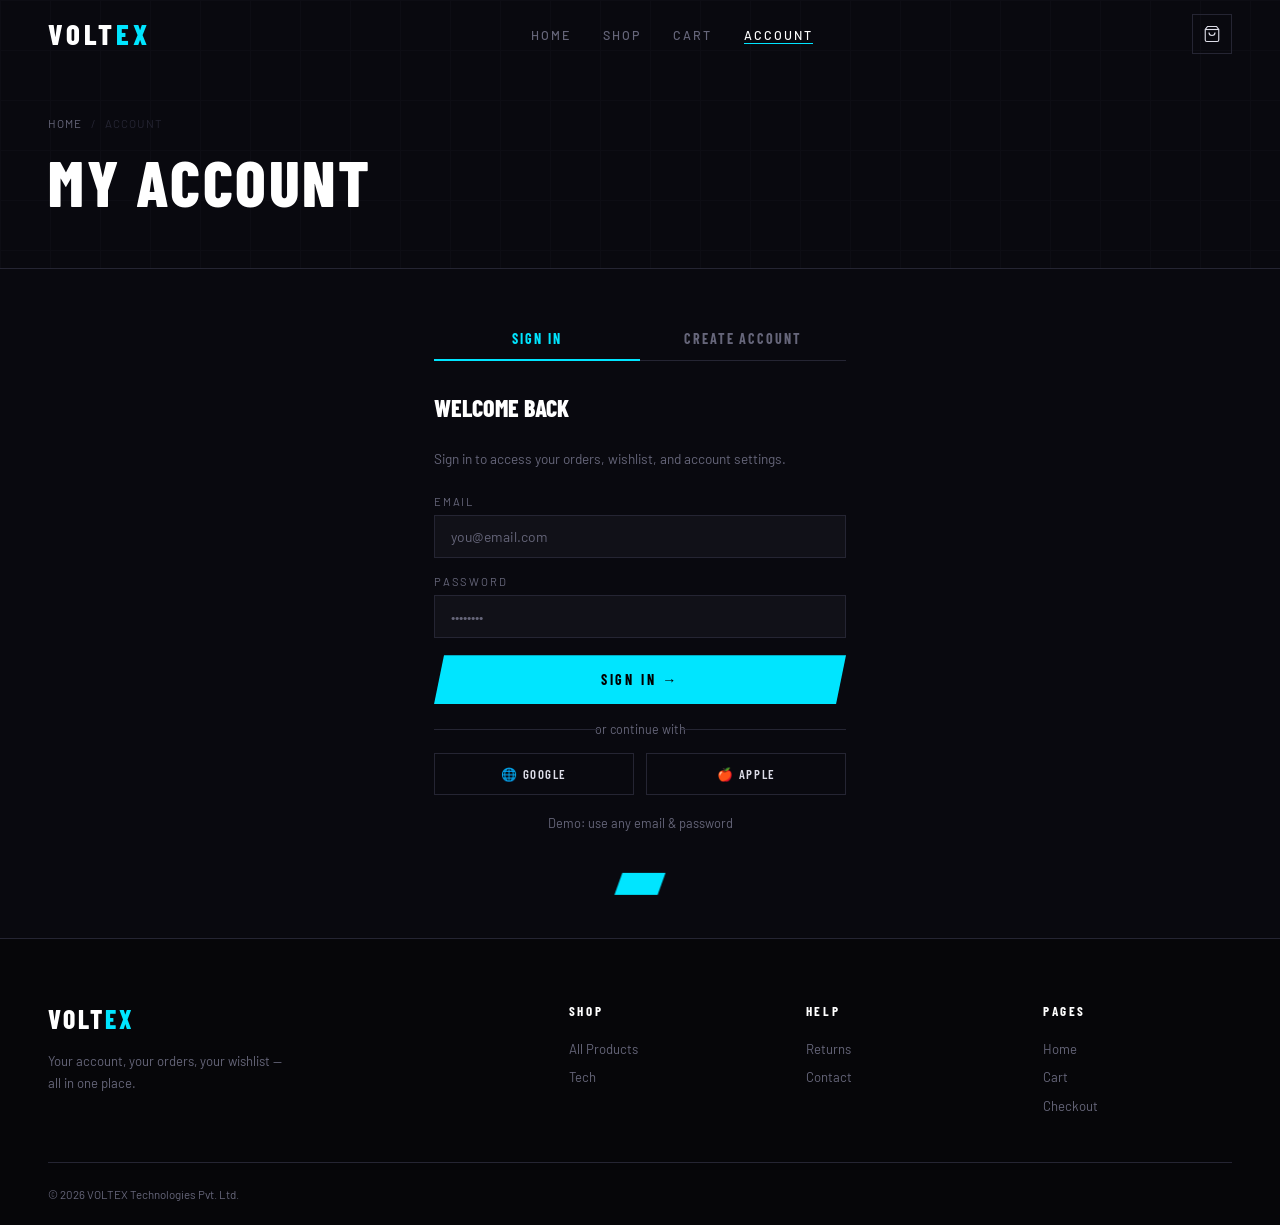
<file: account.html>
<!DOCTYPE html>
<html lang="en">
<head>
<meta charset="UTF-8"/><meta name="viewport" content="width=device-width,initial-scale=1"/>
<title>Account — VOLTEX</title>
<link rel="stylesheet" href="shared.css"/>
<style>
/* AUTH */
.auth-wrap{max-width:460px;margin:0 auto;padding:3rem 1.5rem 6rem}
.auth-tabs{display:flex;border-bottom:1px solid var(--border);margin-bottom:2rem}
.auth-tab{flex:1;padding:.8rem;text-align:center;font-family:'Barlow Condensed',sans-serif;font-size:.88rem;font-weight:700;letter-spacing:.14em;text-transform:uppercase;color:var(--muted);cursor:pointer;border-bottom:2px solid transparent;margin-bottom:-1px;transition:all .25s}
.auth-tab.active{color:var(--cyan);border-bottom-color:var(--cyan)}
.auth-form{display:none;flex-direction:column;gap:1.1rem}
.auth-form.active{display:flex}
.auth-form h2{font-family:'Barlow Condensed',sans-serif;font-size:1.5rem;font-weight:800;text-transform:uppercase;color:var(--white);margin-bottom:.5rem}
.auth-form p{font-size:.85rem;color:var(--muted);line-height:1.6;margin-bottom:.5rem}
.auth-field{display:flex;flex-direction:column;gap:.4rem}
.auth-field label{font-size:.7rem;letter-spacing:.16em;text-transform:uppercase;color:var(--muted)}
.auth-field input{background:var(--surface);border:1px solid var(--border);color:var(--text);padding:.75rem 1rem;font-family:'Barlow',sans-serif;font-size:.87rem;outline:none;transition:border-color .2s;width:100%}
.auth-field input:focus{border-color:var(--cyan)}
.auth-field input::placeholder{color:var(--muted)}
.auth-btn{width:100%;padding:1rem;background:var(--cyan);color:#000;border:none;font-family:'Barlow Condensed',sans-serif;font-size:.88rem;font-weight:700;letter-spacing:.2em;text-transform:uppercase;transition:all .25s;clip-path:polygon(10px 0%,100% 0%,calc(100% - 10px) 100%,0% 100%)}
.auth-btn:hover{background:var(--orange);color:#fff}
.auth-divider{text-align:center;font-size:.78rem;color:var(--muted);position:relative}
.auth-divider::before,.auth-divider::after{content:'';position:absolute;top:50%;width:40%;height:1px;background:var(--border)}
.auth-divider::before{left:0}.auth-divider::after{right:0}
.auth-social{display:flex;gap:.8rem}
.auth-social-btn{flex:1;padding:.75rem;border:1px solid var(--border);background:none;color:var(--text);font-family:'Barlow Condensed',sans-serif;font-size:.8rem;font-weight:600;letter-spacing:.12em;text-transform:uppercase;transition:all .2s;display:flex;align-items:center;justify-content:center;gap:.5rem}
.auth-social-btn:hover{border-color:var(--cyan);color:var(--cyan)}
/* ACCOUNT DASHBOARD */
#dashboard{display:none;max-width:1200px;margin:0 auto;padding:2rem 3rem 6rem}
.dash-layout{display:grid;grid-template-columns:240px 1fr;gap:2rem}
.dash-sidebar{position:sticky;top:calc(var(--nav-h)+1rem);height:fit-content}
.dash-nav{background:var(--card);border:1px solid var(--border)}
.dash-user{padding:1.5rem;border-bottom:1px solid var(--border);display:flex;align-items:center;gap:1rem}
.dash-avatar{width:46px;height:46px;border-radius:50%;background:linear-gradient(135deg,var(--cyan),var(--orange));display:flex;align-items:center;justify-content:center;font-family:'Barlow Condensed',sans-serif;font-weight:800;font-size:1.1rem;color:#000;flex-shrink:0}
.dash-user-name{font-size:.92rem;font-weight:500;color:var(--white)}
.dash-user-email{font-size:.74rem;color:var(--muted)}
.dash-menu-item{display:flex;align-items:center;gap:.8rem;padding:.85rem 1.4rem;font-size:.84rem;color:var(--muted);cursor:pointer;border-left:2px solid transparent;transition:all .2s}
.dash-menu-item:hover,.dash-menu-item.active{color:var(--white);border-left-color:var(--cyan);background:rgba(0,229,255,.04)}
.dash-menu-item.active{color:var(--cyan)}
.dash-menu-icon{font-size:1rem;width:20px;text-align:center}
/* DASH PANELS */
.dash-panel{display:none}
.dash-panel.active{display:block}
.dash-panel h2{font-family:'Barlow Condensed',sans-serif;font-size:1.5rem;font-weight:800;text-transform:uppercase;color:var(--white);margin-bottom:1.5rem;letter-spacing:.06em}
/* OVERVIEW */
.overview-cards{display:grid;grid-template-columns:repeat(3,1fr);gap:1rem;margin-bottom:2rem}
.ov-card{background:var(--card);border:1px solid var(--border);padding:1.5rem;text-align:center}
.ov-card-num{font-family:'Barlow Condensed',sans-serif;font-size:2.2rem;font-weight:800;color:var(--cyan);display:block}
.ov-card-label{font-size:.74rem;letter-spacing:.14em;text-transform:uppercase;color:var(--muted)}
/* ORDERS */
.orders-table{width:100%;border-collapse:collapse}
.orders-table th{text-align:left;padding:.7rem 1rem;font-family:'Barlow Condensed',sans-serif;font-size:.75rem;letter-spacing:.16em;text-transform:uppercase;color:var(--muted);background:var(--surface);border:1px solid var(--border)}
.orders-table td{padding:.85rem 1rem;border:1px solid var(--border);font-size:.84rem;vertical-align:middle}
.orders-table tr{background:var(--card);transition:background .2s}
.orders-table tr:hover{background:var(--surface)}
.order-status{display:inline-block;padding:.2rem .6rem;font-size:.65rem;letter-spacing:.12em;text-transform:uppercase;font-weight:700}
.status-delivered{background:rgba(0,200,83,.12);color:var(--green);border:1px solid rgba(0,200,83,.3)}
.status-shipped{background:rgba(0,229,255,.1);color:var(--cyan);border:1px solid rgba(0,229,255,.25)}
.status-processing{background:rgba(255,107,43,.1);color:var(--orange);border:1px solid rgba(255,107,43,.25)}
/* WISHLIST */
.wish-grid{display:grid;grid-template-columns:repeat(3,1fr);gap:1rem}
/* SETTINGS */
.settings-form{background:var(--card);border:1px solid var(--border);padding:2rem;display:flex;flex-direction:column;gap:1.2rem}
.settings-form h3{font-family:'Barlow Condensed',sans-serif;font-size:.95rem;font-weight:700;letter-spacing:.14em;text-transform:uppercase;color:var(--white);margin-bottom:.5rem;padding-bottom:.8rem;border-bottom:1px solid var(--border)}
.settings-grid{display:grid;grid-template-columns:1fr 1fr;gap:1rem}
.sf-group{display:flex;flex-direction:column;gap:.4rem}
.sf-label{font-size:.7rem;letter-spacing:.16em;text-transform:uppercase;color:var(--muted)}
.sf-input{background:var(--surface);border:1px solid var(--border);color:var(--text);padding:.7rem .9rem;font-family:'Barlow',sans-serif;font-size:.87rem;outline:none;transition:border-color .2s}
.sf-input:focus{border-color:var(--cyan)}
.sf-save{align-self:flex-start;padding:.75rem 2rem;background:var(--cyan);color:#000;border:none;font-family:'Barlow Condensed',sans-serif;font-size:.82rem;font-weight:700;letter-spacing:.16em;text-transform:uppercase;transition:background .25s}
.sf-save:hover{background:var(--orange);color:#fff}
@media(max-width:900px){
  #dashboard{padding:1.5rem}
  .dash-layout{grid-template-columns:1fr}
  .dash-sidebar{position:static}
  .overview-cards{grid-template-columns:repeat(2,1fr)}
  .wish-grid{grid-template-columns:repeat(2,1fr)}
  .settings-grid{grid-template-columns:1fr}
}
</style>
</head>
<body>
<div id="toast" class="toast"></div>

<nav class="site-nav" id="siteNav">
  <a href="index.html" class="nav-logo">VOLT<span>EX</span></a>
  <ul class="nav-links">
    <li><a href="index.html">Home</a></li>
    <li><a href="shop.html">Shop</a></li>
    <li><a href="cart.html">Cart</a></li>
    <li><a href="account.html" class="active">Account</a></li>
  </ul>
  <div class="nav-right">
    <a href="cart.html" class="nav-btn" style="position:relative"><svg viewBox="0 0 24 24" fill="none" stroke="currentColor" stroke-width="1.5"><path d="M6 2L3 6v14a2 2 0 002 2h14a2 2 0 002-2V6l-3-4z"/><line x1="3" y1="6" x2="21" y2="6"/><path d="M16 10a4 4 0 01-8 0"/></svg><span class="cart-badge" id="cartBadge">0</span></a>
    <button class="hamburger" id="hamburger"><span></span><span></span><span></span></button>
  </div>
</nav>
<div class="mobile-menu" id="mobileMenu"><a href="index.html">Home</a><a href="shop.html">Shop</a><a href="cart.html">Cart</a></div>

<div class="page-header">
  <div class="page-header-inner">
    <div class="page-header-breadcrumb"><a href="index.html">Home</a><span>/</span><span>Account</span></div>
    <h1 id="pageHeading">My Account</h1>
  </div>
</div>

<!-- AUTH SECTION -->
<div class="auth-wrap" id="authSection">
  <div class="auth-tabs">
    <div class="auth-tab active" onclick="switchAuthTab('login')">Sign In</div>
    <div class="auth-tab" onclick="switchAuthTab('register')">Create Account</div>
  </div>

  <!-- LOGIN -->
  <form class="auth-form active" id="loginForm" onsubmit="handleLogin(event)">
    <h2>Welcome Back</h2>
    <p>Sign in to access your orders, wishlist, and account settings.</p>
    <div class="auth-field"><label>Email</label><input type="email" id="loginEmail" placeholder="you@email.com" required/></div>
    <div class="auth-field"><label>Password</label><input type="password" id="loginPass" placeholder="••••••••" required/></div>
    <button type="submit" class="auth-btn">Sign In →</button>
    <div class="auth-divider">or continue with</div>
    <div class="auth-social">
      <button type="button" class="auth-social-btn" onclick="socialLogin('Google')">🌐 Google</button>
      <button type="button" class="auth-social-btn" onclick="socialLogin('Apple')">🍎 Apple</button>
    </div>
    <p style="text-align:center;font-size:.8rem;color:var(--muted)">Demo: use any email & password</p>
  </form>

  <!-- REGISTER -->
  <form class="auth-form" id="registerForm" onsubmit="handleRegister(event)">
    <h2>Join VOLTEX</h2>
    <p>Create your account to track orders and get exclusive deals.</p>
    <div style="display:grid;grid-template-columns:1fr 1fr;gap:1rem">
      <div class="auth-field"><label>First Name</label><input id="regFirst" placeholder="Rahul" required/></div>
      <div class="auth-field"><label>Last Name</label><input id="regLast" placeholder="Kumar" required/></div>
    </div>
    <div class="auth-field"><label>Email</label><input type="email" id="regEmail" placeholder="you@email.com" required/></div>
    <div class="auth-field"><label>Password</label><input type="password" id="regPass" placeholder="Min 8 characters" required minlength="8"/></div>
    <div class="auth-field"><label>Confirm Password</label><input type="password" id="regConfirm" placeholder="••••••••" required/></div>
    <button type="submit" class="auth-btn">Create Account →</button>
    <p style="font-size:.75rem;color:var(--muted);text-align:center">By registering you agree to our <a href="#" style="color:var(--cyan)">Terms</a> and <a href="#" style="color:var(--cyan)">Privacy Policy</a></p>
  </form>
</div>

<!-- DASHBOARD SECTION -->
<div id="dashboard">
  <div class="dash-layout">
    <!-- SIDEBAR -->
    <div class="dash-sidebar">
      <div class="dash-nav">
        <div class="dash-user">
          <div class="dash-avatar" id="dashAvatar">RK</div>
          <div><p class="dash-user-name" id="dashName">Rahul Kumar</p><p class="dash-user-email" id="dashEmail">rahul@email.com</p></div>
        </div>
        <div class="dash-menu-item active" onclick="switchPanel('overview')"><span class="dash-menu-icon">📊</span>Overview</div>
        <div class="dash-menu-item" onclick="switchPanel('orders')"><span class="dash-menu-icon">📦</span>My Orders</div>
        <div class="dash-menu-item" onclick="switchPanel('wishlist')"><span class="dash-menu-icon">❤️</span>Wishlist <span id="wishCount" style="margin-left:auto;background:var(--orange);color:#fff;padding:.1rem .4rem;font-size:.65rem;border-radius:2px"></span></div>
        <div class="dash-menu-item" onclick="switchPanel('addresses')"><span class="dash-menu-icon">📍</span>Addresses</div>
        <div class="dash-menu-item" onclick="switchPanel('settings')"><span class="dash-menu-icon">⚙️</span>Settings</div>
        <div class="dash-menu-item" onclick="logout()" style="border-top:1px solid var(--border);margin-top:.5rem"><span class="dash-menu-icon">🚪</span>Sign Out</div>
      </div>
    </div>
    <!-- PANELS -->
    <div>
      <!-- OVERVIEW -->
      <div class="dash-panel active" id="panelOverview">
        <h2>Overview</h2>
        <div class="overview-cards">
          <div class="ov-card"><span class="ov-card-num" id="ovOrders">4</span><span class="ov-card-label">Total Orders</span></div>
          <div class="ov-card"><span class="ov-card-num" id="ovWish">0</span><span class="ov-card-label">Wishlist Items</span></div>
          <div class="ov-card"><span class="ov-card-num">₹500</span><span class="ov-card-label">Reward Credits</span></div>
        </div>
        <h2 style="font-size:1.1rem;margin-bottom:1rem">Recent Orders</h2>
        <div id="recentOrdersMini"></div>
      </div>

      <!-- ORDERS -->
      <div class="dash-panel" id="panelOrders">
        <h2>My Orders</h2>
        <div style="overflow-x:auto">
          <table class="orders-table" id="ordersTable"></table>
        </div>
      </div>

      <!-- WISHLIST -->
      <div class="dash-panel" id="panelWishlist">
        <h2>My Wishlist</h2>
        <div class="wish-grid" id="wishGrid"></div>
        <div id="wishEmpty" style="display:none;text-align:center;padding:3rem;color:var(--muted)">
          <p style="font-size:2rem;margin-bottom:1rem">💔</p>
          <p>Your wishlist is empty. <a href="shop.html" style="color:var(--cyan)">Browse products →</a></p>
        </div>
      </div>

      <!-- ADDRESSES -->
      <div class="dash-panel" id="panelAddresses">
        <h2>Saved Addresses</h2>
        <div style="background:var(--card);border:1px solid var(--border);padding:1.5rem;margin-bottom:1rem">
          <div style="display:flex;justify-content:space-between;align-items:flex-start;margin-bottom:.5rem">
            <span style="font-family:'Barlow Condensed',sans-serif;font-size:.75rem;font-weight:700;letter-spacing:.14em;text-transform:uppercase;color:var(--cyan)">Default</span>
            <button onclick="showToast('Edit address (demo)')" style="background:none;border:none;color:var(--muted);font-size:.78rem;text-decoration:underline;cursor:pointer">Edit</button>
          </div>
          <p style="font-size:.88rem;color:var(--white);font-weight:500">Rahul Kumar</p>
          <p style="font-size:.84rem;color:var(--muted);line-height:1.7">12 Jubilee Hills Road,<br/>Hyderabad, Telangana — 500033<br/>+91 98765 43210</p>
        </div>
        <button class="btn-secondary" onclick="showToast('Add address (demo)')">+ Add New Address</button>
      </div>

      <!-- SETTINGS -->
      <div class="dash-panel" id="panelSettings">
        <h2>Account Settings</h2>
        <div class="settings-form">
          <h3>Personal Information</h3>
          <div class="settings-grid">
            <div class="sf-group"><label class="sf-label">First Name</label><input class="sf-input" id="sfFirst"/></div>
            <div class="sf-group"><label class="sf-label">Last Name</label><input class="sf-input" id="sfLast"/></div>
            <div class="sf-group"><label class="sf-label">Email</label><input class="sf-input" id="sfEmail" type="email"/></div>
            <div class="sf-group"><label class="sf-label">Phone</label><input class="sf-input" id="sfPhone" placeholder="+91 98765 43210"/></div>
          </div>
          <button class="sf-save" onclick="saveSettings()">Save Changes</button>
        </div>
        <div class="settings-form" style="margin-top:1.2rem">
          <h3>Change Password</h3>
          <div class="sf-group"><label class="sf-label">Current Password</label><input class="sf-input" type="password" placeholder="••••••••"/></div>
          <div class="sf-group"><label class="sf-label">New Password</label><input class="sf-input" type="password" placeholder="Min 8 characters"/></div>
          <div class="sf-group"><label class="sf-label">Confirm Password</label><input class="sf-input" type="password" placeholder="••••••••"/></div>
          <button class="sf-save" onclick="showToast('Password updated!')">Update Password</button>
        </div>
      </div>
    </div>
  </div>
</div>

<footer class="site-footer">
  <div class="footer-grid">
    <div class="footer-brand"><span class="footer-logo">VOLT<span>EX</span></span><p>Your account, your orders, your wishlist — all in one place.</p></div>
    <div class="footer-col"><h4>Shop</h4><ul><li><a href="shop.html">All Products</a></li><li><a href="shop.html?cat=tech">Tech</a></li></ul></div>
    <div class="footer-col"><h4>Help</h4><ul><li><a href="#">Returns</a></li><li><a href="#">Contact</a></li></ul></div>
    <div class="footer-col"><h4>Pages</h4><ul><li><a href="index.html">Home</a></li><li><a href="cart.html">Cart</a></li><li><a href="checkout.html">Checkout</a></li></ul></div>
  </div>
  <div class="footer-bottom"><p>© 2026 VOLTEX Technologies Pvt. Ltd.</p></div>
</footer>

<script src="shared.js"></script>
<script>
window.addEventListener('scroll',()=>document.getElementById('siteNav').classList.toggle('scrolled',scrollY>60));
document.getElementById('hamburger').addEventListener('click',function(){this.classList.toggle('open');document.getElementById('mobileMenu').classList.toggle('open');});

// MOCK ORDERS DATA
const mockOrders=[
  {id:'VTX-20260101',date:'Jan 15, 2026',items:'DJI Mini 4 Pro + JBL Charge 6',total:89998,status:'delivered'},
  {id:'VTX-20260215',date:'Feb 15, 2026',items:'Apple MacBook Pro M4',total:199900,status:'delivered'},
  {id:'VTX-20260301',date:'Mar 01, 2026',items:'Sony WH-1000XM5 × 2',total:49998,status:'shipped'},
  {id:'VTX-20260310',date:'Mar 10, 2026',items:'Garmin Fenix 8',total:89999,status:'processing'},
];

// AUTH
let loggedIn=!!localStorage.getItem('voltex_user');
let currentUser=JSON.parse(localStorage.getItem('voltex_user')||'{}');

function switchAuthTab(tab){
  document.querySelectorAll('.auth-tab').forEach((t,i)=>t.classList.toggle('active',i===(tab==='login'?0:1)));
  document.getElementById('loginForm').classList.toggle('active',tab==='login');
  document.getElementById('registerForm').classList.toggle('active',tab==='register');
}

function handleLogin(e){
  e.preventDefault();
  const email=document.getElementById('loginEmail').value;
  const name=email.split('@')[0].replace(/[^a-z]/gi,' ').replace(/\b\w/g,c=>c.toUpperCase());
  loginUser({name,email,initials:name.split(' ').map(n=>n[0]).join('').substring(0,2).toUpperCase()});
}

function handleRegister(e){
  e.preventDefault();
  const pass=document.getElementById('regPass').value;
  const conf=document.getElementById('regConfirm').value;
  if(pass!==conf){showToast('Passwords do not match','error');return;}
  const first=document.getElementById('regFirst').value;
  const last=document.getElementById('regLast').value;
  const email=document.getElementById('regEmail').value;
  loginUser({name:first+' '+last,email,initials:(first[0]+(last[0]||'')).toUpperCase()});
  showToast('Account created! Welcome to VOLTEX 🎉');
}

function socialLogin(provider){
  loginUser({name:'Demo User',email:'demo@voltex.in',initials:'DU'});
  showToast('Signed in with '+provider);
}

function loginUser(user){
  localStorage.setItem('voltex_user',JSON.stringify(user));
  loggedIn=true;currentUser=user;
  showDashboard(user);
}

function logout(){
  localStorage.removeItem('voltex_user');
  loggedIn=false;currentUser={};
  document.getElementById('authSection').style.display='block';
  document.getElementById('dashboard').style.display='none';
  document.getElementById('pageHeading').textContent='My Account';
  showToast('Signed out successfully','info');
}

function showDashboard(user){
  document.getElementById('authSection').style.display='none';
  document.getElementById('dashboard').style.display='block';
  document.getElementById('pageHeading').textContent='My Account';
  document.getElementById('dashName').textContent=user.name||'User';
  document.getElementById('dashEmail').textContent=user.email||'';
  document.getElementById('dashAvatar').textContent=user.initials||'U';
  document.getElementById('sfFirst').value=(user.name||'').split(' ')[0]||'';
  document.getElementById('sfLast').value=(user.name||'').split(' ').slice(1).join(' ')||'';
  document.getElementById('sfEmail').value=user.email||'';
  renderOrders();renderWishlist();
  const wc=Wishlist.count();
  document.getElementById('ovWish').textContent=wc;
  document.getElementById('wishCount').textContent=wc||'';
}

function switchPanel(panel){
  document.querySelectorAll('.dash-panel').forEach(p=>p.classList.remove('active'));
  document.querySelectorAll('.dash-menu-item').forEach(m=>m.classList.remove('active'));
  document.getElementById('panel'+panel.charAt(0).toUpperCase()+panel.slice(1)).classList.add('active');
  event.currentTarget.classList.add('active');
}

function renderOrders(){
  const tbl=document.getElementById('ordersTable');
  tbl.innerHTML=`<thead><tr><th>Order ID</th><th>Date</th><th>Items</th><th>Total</th><th>Status</th></tr></thead>
    <tbody>${mockOrders.map(o=>`<tr><td style="color:var(--cyan);font-family:'Barlow Condensed',sans-serif">${o.id}</td><td>${o.date}</td><td style="max-width:200px">${o.items}</td><td style="font-family:'Barlow Condensed',sans-serif;font-weight:700">${fmt(o.total)}</td><td><span class="order-status status-${o.status}">${o.status}</span></td></tr>`).join('')}</tbody>`;
  document.getElementById('recentOrdersMini').innerHTML=`<div style="overflow-x:auto"><table class="orders-table"><thead><tr><th>Order</th><th>Items</th><th>Total</th><th>Status</th></tr></thead><tbody>${mockOrders.slice(0,3).map(o=>`<tr><td style="color:var(--cyan)">${o.id}</td><td>${o.items}</td><td style="font-family:'Barlow Condensed',sans-serif;font-weight:700">${fmt(o.total)}</td><td><span class="order-status status-${o.status}">${o.status}</span></td></tr>`).join('')}</tbody></table></div>`;
}

function renderWishlist(){
  const ids=Wishlist.get();
  const grid=document.getElementById('wishGrid');
  const empty=document.getElementById('wishEmpty');
  if(!ids.length){grid.style.display='none';empty.style.display='block';return;}
  grid.style.display='grid';empty.style.display='none';
  const prods=ids.map(id=>PRODUCTS.find(p=>p.id===id)).filter(Boolean);
  grid.innerHTML=prods.map(p=>`
    <div class="product-card">
      <div class="product-card-img-wrap"><img class="product-card-img" src="${p.img}" alt="${p.name}" loading="lazy"/></div>
      <div class="product-card-body">
        <p class="pc-cat">${p.cat}</p>
        <p class="pc-name" onclick="location.href='product.html?id=${p.id}'" style="cursor:pointer">${p.name}</p>
        <div class="pc-prices"><span class="pc-price">${fmt(p.price)}</span></div>
        <div style="display:flex;gap:.5rem;margin-top:.7rem">
          <button onclick="Cart.add(${p.id});showToast('Added to cart!')" style="flex:1;padding:.5rem;background:var(--cyan);color:#000;border:none;font-family:'Barlow Condensed',sans-serif;font-size:.72rem;font-weight:700;letter-spacing:.12em;text-transform:uppercase;cursor:pointer">Add to Cart</button>
          <button onclick="Wishlist.toggle(${p.id});renderWishlist();document.getElementById('ovWish').textContent=Wishlist.count()" style="padding:.5rem .7rem;background:none;border:1px solid var(--border);color:var(--muted);cursor:pointer;font-size:.9rem" title="Remove">✕</button>
        </div>
      </div>
    </div>`).join('');
}

function saveSettings(){
  const user={...currentUser,name:document.getElementById('sfFirst').value+' '+document.getElementById('sfLast').value,email:document.getElementById('sfEmail').value};
  localStorage.setItem('voltex_user',JSON.stringify(user));currentUser=user;
  document.getElementById('dashName').textContent=user.name;
  document.getElementById('dashEmail').textContent=user.email;
  showToast('Settings saved!');
}

Cart.updateBadge();
if(loggedIn&&currentUser.name)showDashboard(currentUser);
</script>
</body>
</html>
</file>
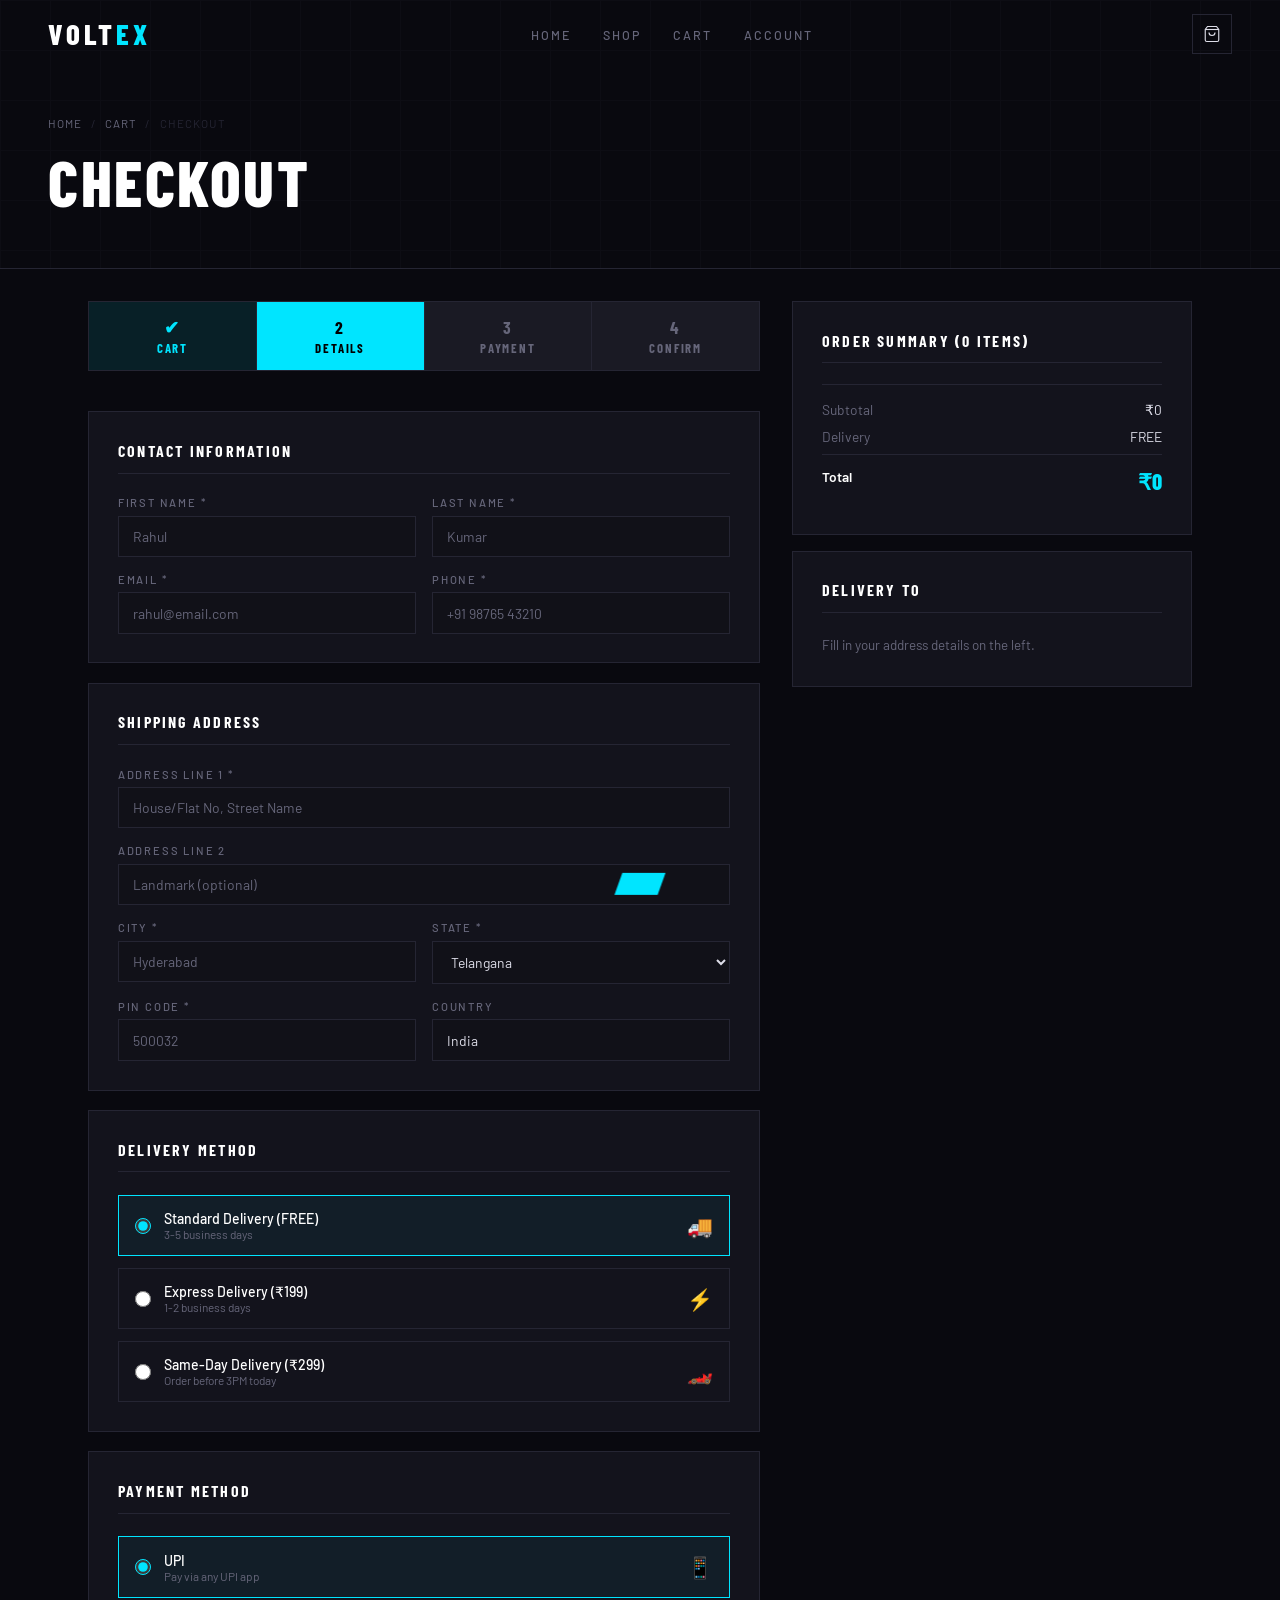
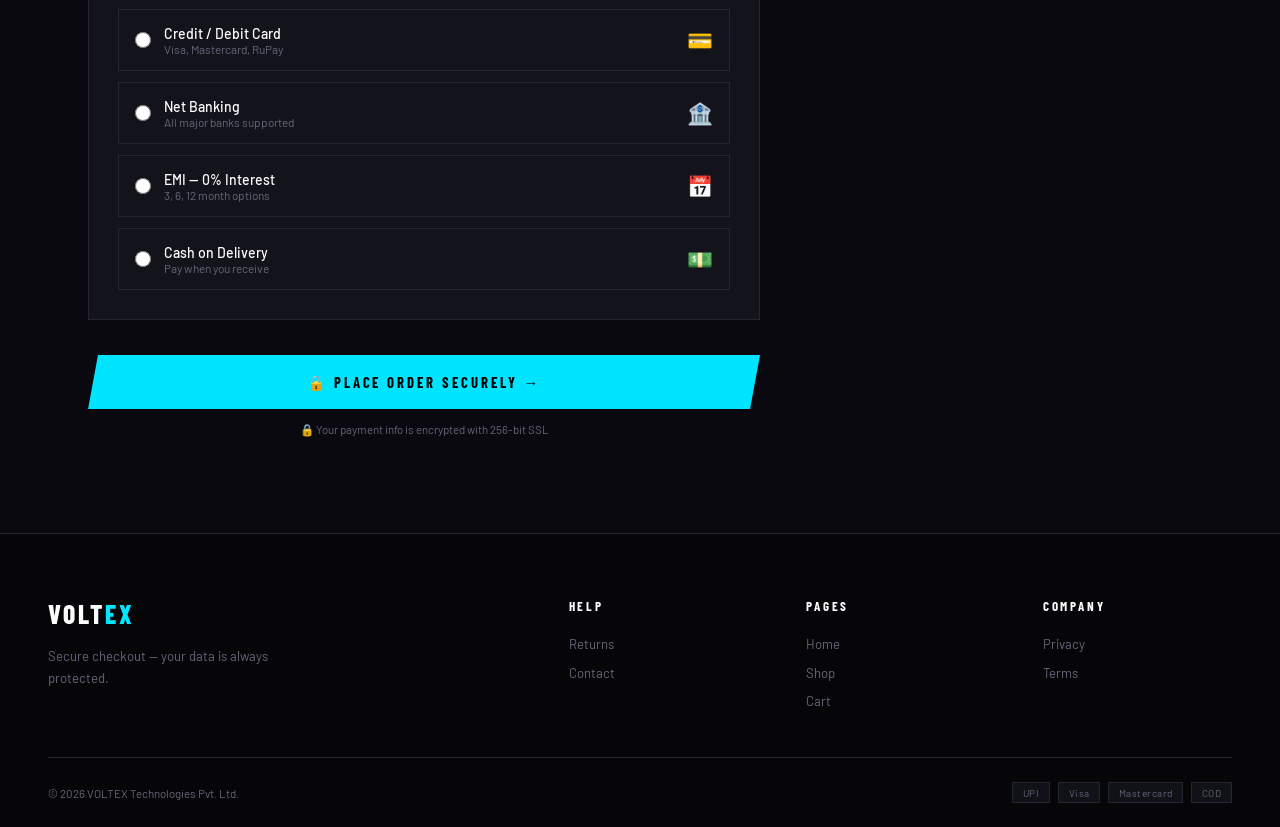
<file: checkout.html>
<!DOCTYPE html>
<html lang="en">
<head>
<meta charset="UTF-8"/><meta name="viewport" content="width=device-width,initial-scale=1"/>
<title>Checkout — VOLTEX</title>
<link rel="stylesheet" href="shared.css"/>
<style>
.checkout-layout{display:grid;grid-template-columns:1fr 400px;gap:2rem;padding:2rem 3rem 6rem;max-width:1200px;margin:0 auto}
.checkout-steps{display:flex;gap:0;margin-bottom:2.5rem;border:1px solid var(--border);overflow:hidden}
.step{flex:1;padding:.9rem 1rem;text-align:center;font-family:'Barlow Condensed',sans-serif;font-size:.8rem;font-weight:700;letter-spacing:.14em;text-transform:uppercase;color:var(--muted);background:var(--surface2);border-right:1px solid var(--border);position:relative;transition:all .3s}
.step:last-child{border-right:none}
.step.active{background:var(--cyan);color:#000}
.step.done{background:rgba(0,229,255,.1);color:var(--cyan)}
.step .s-num{display:block;font-size:1.1rem;margin-bottom:.1rem}
.form-section{background:var(--card);border:1px solid var(--border);padding:1.8rem;margin-bottom:1.2rem}
.form-section h3{font-family:'Barlow Condensed',sans-serif;font-size:1rem;font-weight:700;letter-spacing:.14em;text-transform:uppercase;color:var(--white);margin-bottom:1.4rem;padding-bottom:.8rem;border-bottom:1px solid var(--border)}
.form-grid{display:grid;grid-template-columns:1fr 1fr;gap:1rem}
.form-grid.full{grid-template-columns:1fr}
.form-group{display:flex;flex-direction:column;gap:.4rem}
.form-group label{font-size:.7rem;letter-spacing:.16em;text-transform:uppercase;color:var(--muted);font-weight:500}
.form-input{background:var(--surface);border:1px solid var(--border);color:var(--text);padding:.7rem .9rem;font-family:'Barlow',sans-serif;font-size:.87rem;outline:none;transition:border-color .2s;width:100%}
.form-input:focus{border-color:var(--cyan)}
.form-input::placeholder{color:var(--muted)}
.form-input.invalid{border-color:var(--red)}
.form-input-error{font-size:.72rem;color:var(--red);display:none}
.form-input.invalid+.form-input-error{display:block}
.form-select{background:var(--surface);border:1px solid var(--border);color:var(--text);padding:.7rem .9rem;font-family:'Barlow',sans-serif;font-size:.87rem;outline:none;cursor:pointer;width:100%}
.form-select option{background:var(--surface2)}
/* PAYMENT */
.pay-methods{display:flex;flex-direction:column;gap:.7rem}
.pay-method{display:flex;align-items:center;gap:.8rem;padding:.9rem 1rem;border:1px solid var(--border);cursor:pointer;transition:all .2s}
.pay-method.selected{border-color:var(--cyan);background:rgba(0,229,255,.05)}
.pay-method input[type=radio]{accent-color:var(--cyan);width:16px;height:16px}
.pay-method-label{font-size:.88rem;font-weight:500;color:var(--white)}
.pay-method-sub{font-size:.74rem;color:var(--muted)}
.pay-method-icon{margin-left:auto;font-size:1.3rem}
.card-fields{display:none;padding-top:.8rem;grid-template-columns:1fr;gap:.8rem}
.card-fields.show{display:grid}
.card-row{display:grid;grid-template-columns:2fr 1fr 1fr;gap:.8rem}
/* SUMMARY */
.checkout-summary{position:sticky;top:calc(var(--nav-h)+1rem);height:fit-content}
.sum-box{background:var(--card);border:1px solid var(--border);padding:1.8rem;margin-bottom:1rem}
.sum-box h3{font-family:'Barlow Condensed',sans-serif;font-size:1rem;font-weight:700;letter-spacing:.14em;text-transform:uppercase;color:var(--white);margin-bottom:1.3rem;padding-bottom:.8rem;border-bottom:1px solid var(--border)}
.sum-item{display:flex;align-items:center;gap:.9rem;padding:.7rem 0;border-bottom:1px solid var(--border)}
.sum-item:last-child{border-bottom:none}
.sum-item img{width:52px;height:52px;object-fit:contain;background:var(--surface2);padding:.3rem;flex-shrink:0}
.sum-item-name{font-size:.84rem;font-weight:500;color:var(--white);flex:1;line-height:1.3}
.sum-item-price{font-family:'Barlow Condensed',sans-serif;font-size:.95rem;font-weight:700;color:var(--cyan)}
.sum-item-qty{font-size:.72rem;color:var(--muted)}
.sum-totals{margin-top:1rem;padding-top:1rem;border-top:1px solid var(--border)}
.sum-row{display:flex;justify-content:space-between;margin-bottom:.6rem;font-size:.86rem}
.sum-row span:first-child{color:var(--muted)}
.sum-row.grand{border-top:1px solid var(--border);padding-top:.8rem;margin-top:.3rem}
.sum-row.grand span:first-child{font-weight:600;color:var(--white)}
.sum-row.grand span:last-child{font-family:'Barlow Condensed',sans-serif;font-size:1.4rem;font-weight:800;color:var(--cyan)}
/* SUBMIT */
.btn-place{width:100%;padding:1.1rem;background:var(--cyan);color:#000;border:none;font-family:'Barlow Condensed',sans-serif;font-size:.92rem;font-weight:700;letter-spacing:.2em;text-transform:uppercase;transition:all .25s;clip-path:polygon(10px 0%,100% 0%,calc(100% - 10px) 100%,0% 100%);margin-top:1rem}
.btn-place:hover{background:var(--orange);color:#fff}
.ssl-note{font-size:.72rem;color:var(--muted);text-align:center;margin-top:.8rem;display:flex;align-items:center;justify-content:center;gap:.3rem}
/* SUCCESS */
.order-success{display:none;text-align:center;padding:4rem 2rem;background:var(--card);border:1px solid var(--border)}
.order-success .tick{font-size:4rem;margin-bottom:1rem}
.order-success h2{font-family:'Barlow Condensed',sans-serif;font-size:2rem;font-weight:800;text-transform:uppercase;color:var(--white);margin-bottom:.8rem}
.order-success p{color:var(--muted);font-size:.9rem;line-height:1.7;max-width:400px;margin:0 auto 2rem}
.order-id{font-family:'Barlow Condensed',sans-serif;font-size:1.1rem;color:var(--cyan);margin-bottom:1.5rem}
@media(max-width:900px){.checkout-layout{grid-template-columns:1fr;padding:1.5rem}.checkout-summary{position:static}.form-grid{grid-template-columns:1fr}.card-row{grid-template-columns:1fr}}
</style>
</head>
<body>
<div id="toast" class="toast"></div>

<nav class="site-nav" id="siteNav">
  <a href="index.html" class="nav-logo">VOLT<span>EX</span></a>
  <ul class="nav-links">
    <li><a href="index.html">Home</a></li>
    <li><a href="shop.html">Shop</a></li>
    <li><a href="cart.html">Cart</a></li>
    <li><a href="account.html">Account</a></li>
  </ul>
  <div class="nav-right">
    <a href="cart.html" class="nav-btn" style="position:relative"><svg viewBox="0 0 24 24" fill="none" stroke="currentColor" stroke-width="1.5"><path d="M6 2L3 6v14a2 2 0 002 2h14a2 2 0 002-2V6l-3-4z"/><line x1="3" y1="6" x2="21" y2="6"/><path d="M16 10a4 4 0 01-8 0"/></svg><span class="cart-badge" id="cartBadge">0</span></a>
    <button class="hamburger" id="hamburger"><span></span><span></span><span></span></button>
  </div>
</nav>
<div class="mobile-menu" id="mobileMenu"><a href="index.html">Home</a><a href="shop.html">Shop</a><a href="cart.html">Cart</a></div>

<div class="page-header">
  <div class="page-header-inner">
    <div class="page-header-breadcrumb"><a href="index.html">Home</a><span>/</span><a href="cart.html">Cart</a><span>/</span><span>Checkout</span></div>
    <h1>Checkout</h1>
  </div>
</div>

<div class="checkout-layout">
  <div>
    <div class="checkout-steps">
      <div class="step done"><span class="s-num">✔</span>Cart</div>
      <div class="step active"><span class="s-num">2</span>Details</div>
      <div class="step"><span class="s-num">3</span>Payment</div>
      <div class="step"><span class="s-num">4</span>Confirm</div>
    </div>

    <div id="checkoutForm">
      <!-- CONTACT -->
      <div class="form-section">
        <h3>Contact Information</h3>
        <div class="form-grid">
          <div class="form-group"><label>First Name *</label><input class="form-input" id="fName" placeholder="Rahul" required/><span class="form-input-error">Required</span></div>
          <div class="form-group"><label>Last Name *</label><input class="form-input" id="lName" placeholder="Kumar" required/><span class="form-input-error">Required</span></div>
          <div class="form-group"><label>Email *</label><input class="form-input" id="email" type="email" placeholder="rahul@email.com" required/><span class="form-input-error">Valid email required</span></div>
          <div class="form-group"><label>Phone *</label><input class="form-input" id="phone" type="tel" placeholder="+91 98765 43210" required/><span class="form-input-error">Required</span></div>
        </div>
      </div>
      <!-- SHIPPING -->
      <div class="form-section">
        <h3>Shipping Address</h3>
        <div class="form-grid full">
          <div class="form-group"><label>Address Line 1 *</label><input class="form-input" id="addr1" placeholder="House/Flat No, Street Name" required/><span class="form-input-error">Required</span></div>
          <div class="form-group"><label>Address Line 2</label><input class="form-input" id="addr2" placeholder="Landmark (optional)"/></div>
        </div>
        <div class="form-grid" style="margin-top:1rem">
          <div class="form-group"><label>City *</label><input class="form-input" id="city" placeholder="Hyderabad" required/><span class="form-input-error">Required</span></div>
          <div class="form-group"><label>State *</label>
            <select class="form-select" id="state">
              <option value="">Select State</option>
              <option>Andhra Pradesh</option><option>Delhi</option><option>Gujarat</option>
              <option>Karnataka</option><option>Kerala</option><option>Maharashtra</option>
              <option>Rajasthan</option><option selected>Telangana</option>
              <option>Tamil Nadu</option><option>Uttar Pradesh</option><option>West Bengal</option>
            </select>
          </div>
          <div class="form-group"><label>PIN Code *</label><input class="form-input" id="pin" placeholder="500032" maxlength="6" required/><span class="form-input-error">Valid PIN required</span></div>
          <div class="form-group"><label>Country</label><input class="form-input" value="India" readonly/></div>
        </div>
      </div>
      <!-- DELIVERY -->
      <div class="form-section">
        <h3>Delivery Method</h3>
        <div class="pay-methods">
          <label class="pay-method selected"><input type="radio" name="delivery" value="standard" checked/><div><p class="pay-method-label">Standard Delivery (FREE)</p><p class="pay-method-sub">3-5 business days</p></div><span class="pay-method-icon">🚚</span></label>
          <label class="pay-method"><input type="radio" name="delivery" value="express"/><div><p class="pay-method-label">Express Delivery (₹199)</p><p class="pay-method-sub">1-2 business days</p></div><span class="pay-method-icon">⚡</span></label>
          <label class="pay-method"><input type="radio" name="delivery" value="sameday"/><div><p class="pay-method-label">Same-Day Delivery (₹299)</p><p class="pay-method-sub">Order before 3PM today</p></div><span class="pay-method-icon">🏎️</span></label>
        </div>
      </div>
      <!-- PAYMENT -->
      <div class="form-section">
        <h3>Payment Method</h3>
        <div class="pay-methods" id="payMethods">
          <label class="pay-method selected" onclick="showCardFields(false)"><input type="radio" name="payment" value="upi" checked/><div><p class="pay-method-label">UPI</p><p class="pay-method-sub">Pay via any UPI app</p></div><span class="pay-method-icon">📱</span></label>
          <label class="pay-method" onclick="showCardFields(true)"><input type="radio" name="payment" value="card"/><div><p class="pay-method-label">Credit / Debit Card</p><p class="pay-method-sub">Visa, Mastercard, RuPay</p></div><span class="pay-method-icon">💳</span></label>
          <label class="pay-method" onclick="showCardFields(false)"><input type="radio" name="payment" value="netbanking"/><div><p class="pay-method-label">Net Banking</p><p class="pay-method-sub">All major banks supported</p></div><span class="pay-method-icon">🏦</span></label>
          <label class="pay-method" onclick="showCardFields(false)"><input type="radio" name="payment" value="emi"/><div><p class="pay-method-label">EMI — 0% Interest</p><p class="pay-method-sub">3, 6, 12 month options</p></div><span class="pay-method-icon">📅</span></label>
          <label class="pay-method" onclick="showCardFields(false)"><input type="radio" name="payment" value="cod"/><div><p class="pay-method-label">Cash on Delivery</p><p class="pay-method-sub">Pay when you receive</p></div><span class="pay-method-icon">💵</span></label>
        </div>
        <div class="card-fields" id="cardFields">
          <div class="form-group"><label>Card Number</label><input class="form-input" id="cardNum" placeholder="1234 5678 9012 3456" maxlength="19"/></div>
          <div class="card-row">
            <div class="form-group"><label>Card Holder Name</label><input class="form-input" id="cardName" placeholder="RAHUL KUMAR"/></div>
            <div class="form-group"><label>Expiry</label><input class="form-input" id="cardExp" placeholder="MM/YY" maxlength="5"/></div>
            <div class="form-group"><label>CVV</label><input class="form-input" id="cardCvv" placeholder="***" maxlength="4" type="password"/></div>
          </div>
        </div>
      </div>

      <button class="btn-place" onclick="placeOrder()">🔒 Place Order Securely →</button>
      <p class="ssl-note">🔒 Your payment info is encrypted with 256-bit SSL</p>
    </div>

    <!-- SUCCESS STATE -->
    <div class="order-success" id="orderSuccess">
      <div class="tick">✅</div>
      <h2>Order Placed!</h2>
      <p class="order-id" id="orderId"></p>
      <p>Thank you for your order! You'll receive a confirmation email shortly. Your items will be dispatched within 24 hours.</p>
      <div style="display:flex;gap:1rem;justify-content:center;flex-wrap:wrap">
        <a href="account.html" class="btn-primary">Track Order →</a>
        <a href="shop.html" class="btn-secondary">Continue Shopping</a>
      </div>
    </div>
  </div>

  <!-- SUMMARY -->
  <div class="checkout-summary">
    <div class="sum-box">
      <h3>Order Summary (<span id="itemCount">0</span> items)</h3>
      <div id="sumItems"></div>
      <div class="sum-totals">
        <div class="sum-row"><span>Subtotal</span><span id="sumSubtotal">₹0</span></div>
        <div class="sum-row"><span>Delivery</span><span id="sumDelivery">FREE</span></div>
        <div class="sum-row grand"><span>Total</span><span id="sumTotal">₹0</span></div>
      </div>
    </div>
    <div class="sum-box">
      <h3>Delivery To</h3>
      <p style="font-size:.84rem;color:var(--muted);line-height:1.7" id="deliveryPreview">Fill in your address details on the left.</p>
    </div>
  </div>
</div>

<footer class="site-footer">
  <div class="footer-grid">
    <div class="footer-brand"><span class="footer-logo">VOLT<span>EX</span></span><p>Secure checkout — your data is always protected.</p></div>
    <div class="footer-col"><h4>Help</h4><ul><li><a href="#">Returns</a></li><li><a href="#">Contact</a></li></ul></div>
    <div class="footer-col"><h4>Pages</h4><ul><li><a href="index.html">Home</a></li><li><a href="shop.html">Shop</a></li><li><a href="cart.html">Cart</a></li></ul></div>
    <div class="footer-col"><h4>Company</h4><ul><li><a href="#">Privacy</a></li><li><a href="#">Terms</a></li></ul></div>
  </div>
  <div class="footer-bottom"><p>© 2026 VOLTEX Technologies Pvt. Ltd.</p><div class="footer-pay"><span class="pay-chip">UPI</span><span class="pay-chip">Visa</span><span class="pay-chip">Mastercard</span><span class="pay-chip">COD</span></div></div>
</footer>

<script src="shared.js"></script>
<script>
window.addEventListener('scroll',()=>document.getElementById('siteNav').classList.toggle('scrolled',scrollY>60));
document.getElementById('hamburger').addEventListener('click',function(){this.classList.toggle('open');document.getElementById('mobileMenu').classList.toggle('open');});

// PAYMENT METHODS
document.querySelectorAll('#payMethods .pay-method').forEach(el=>{
  el.addEventListener('click',()=>{
    document.querySelectorAll('#payMethods .pay-method').forEach(m=>m.classList.remove('selected'));
    el.classList.add('selected');
  });
});
document.querySelectorAll('[name="delivery"]').forEach(r=>{
  r.addEventListener('change',()=>{
    document.querySelectorAll('.pay-method').forEach(m=>m.classList.remove('selected'));
    r.closest('.pay-method').classList.add('selected');
    updateSummary();
  });
});

function showCardFields(show){document.getElementById('cardFields').classList.toggle('show',show);}

// CARD FORMATTING
const cardNum=document.getElementById('cardNum');
if(cardNum)cardNum.addEventListener('input',e=>{let v=e.target.value.replace(/\D/g,'').substring(0,16);e.target.value=v.replace(/(.{4})/g,'$1 ').trim();});
const cardExp=document.getElementById('cardExp');
if(cardExp)cardExp.addEventListener('input',e=>{let v=e.target.value.replace(/\D/g,'').substring(0,4);if(v.length>2)v=v.substring(0,2)+'/'+v.substring(2);e.target.value=v;});

// ADDRESS PREVIEW
['fName','lName','addr1','city','pin'].forEach(id=>{
  const el=document.getElementById(id);
  if(el)el.addEventListener('input',updateDeliveryPreview);
});
function updateDeliveryPreview(){
  const f=document.getElementById('fName')?.value||'';
  const l=document.getElementById('lName')?.value||'';
  const a=document.getElementById('addr1')?.value||'';
  const c=document.getElementById('city')?.value||'';
  const p=document.getElementById('pin')?.value||'';
  if(f)document.getElementById('deliveryPreview').textContent=`${f} ${l}, ${a}, ${c} – ${p}`;
}

function updateSummary(){
  const cart=Cart.get();
  const subtotal=Cart.total();
  const delivery=document.querySelector('[name="delivery"]:checked')?.value;
  const delivCost=delivery==='express'?199:delivery==='sameday'?299:0;
  document.getElementById('itemCount').textContent=Cart.count();
  document.getElementById('sumSubtotal').textContent=fmt(subtotal);
  document.getElementById('sumDelivery').textContent=delivCost===0?'FREE':fmt(delivCost);
  document.getElementById('sumTotal').textContent=fmt(subtotal+delivCost);
  document.getElementById('sumItems').innerHTML=cart.map(item=>{
    const p=PRODUCTS.find(x=>x.id===item.id);if(!p)return'';
    return`<div class="sum-item"><img src="${p.img}" alt="${p.name}"/><span class="sum-item-name">${p.name}<br/><span class="sum-item-qty">Qty: ${item.qty}</span></span><span class="sum-item-price">${fmt(p.price*item.qty)}</span></div>`;
  }).join('');
}

function validate(){
  const required=['fName','lName','email','phone','addr1','city','pin'];
  let ok=true;
  required.forEach(id=>{
    const el=document.getElementById(id);
    if(!el)return;
    if(!el.value.trim()){el.classList.add('invalid');ok=false;}
    else el.classList.remove('invalid');
  });
  return ok;
}

function placeOrder(){
  if(!validate()){showToast('Please fill all required fields','error');return;}
  if(Cart.count()===0){showToast('Your cart is empty','error');return;}
  const orderId='VTX-'+Date.now().toString().slice(-8).toUpperCase();
  document.getElementById('orderId').textContent='Order ID: '+orderId;
  document.getElementById('checkoutForm').style.display='none';
  document.getElementById('orderSuccess').style.display='block';
  Cart.clear();
  Cart.updateBadge();
  showToast('Order placed successfully! 🎉');
}

Cart.updateBadge();
updateSummary();
document.querySelectorAll('[name="delivery"]').forEach(r=>r.addEventListener('change',updateSummary));
</script>
</body>
</html>
</file>
<file: shared.css>
/* ============================================================
   VOLTEX — Shared Stylesheet
   ============================================================ */
@import url('https://fonts.googleapis.com/css2?family=Barlow+Condensed:wght@400;600;700;800&family=Barlow:wght@300;400;500&display=swap');

*,*::before,*::after{box-sizing:border-box;margin:0;padding:0}
:root{
  --bg:#09090f;
  --surface:#111118;
  --surface2:#1a1a24;
  --border:#252533;
  --cyan:#00e5ff;
  --orange:#ff6b2b;
  --green:#00c853;
  --red:#ff1744;
  --text:#dddde8;
  --muted:#66667a;
  --white:#ffffff;
  --card:#13131c;
  --nav-h:68px;
}
html{scroll-behavior:smooth}
body{font-family:'Barlow',sans-serif;background:var(--bg);color:var(--text);overflow-x:hidden;min-height:100vh}
::-webkit-scrollbar{width:4px}
::-webkit-scrollbar-track{background:var(--bg)}
::-webkit-scrollbar-thumb{background:var(--cyan);border-radius:2px}
a{color:inherit;text-decoration:none}
button{cursor:pointer;font-family:'Barlow',sans-serif}
img{display:block;max-width:100%}

/* ─── TOAST ─── */
.toast{position:fixed;bottom:2rem;left:50%;transform:translateX(-50%) translateY(120%);z-index:9999;background:var(--cyan);color:#000;padding:.7rem 1.6rem;font-size:.8rem;font-weight:700;letter-spacing:.12em;text-transform:uppercase;transition:transform .3s cubic-bezier(.23,1,.32,1);white-space:nowrap;clip-path:polygon(8px 0%,100% 0%,calc(100% - 8px) 100%,0% 100%);pointer-events:none}
.toast.show{transform:translateX(-50%) translateY(0)}
.toast.error{background:var(--red);color:#fff}
.toast.info{background:var(--surface2);color:var(--cyan);border:1px solid var(--cyan)}

/* ─── NAV ─── */
.site-nav{position:fixed;top:0;left:0;right:0;z-index:800;height:var(--nav-h);display:flex;align-items:center;justify-content:space-between;padding:0 3rem;border-bottom:1px solid transparent;transition:background .3s,border-color .3s}
.site-nav.scrolled{background:rgba(9,9,15,.96);backdrop-filter:blur(20px);border-bottom-color:var(--border)}
.nav-logo{font-family:'Barlow Condensed',sans-serif;font-size:1.8rem;font-weight:800;letter-spacing:.14em;color:var(--white)}
.nav-logo span{color:var(--cyan)}
.nav-links{display:flex;gap:2rem;list-style:none}
.nav-links a{font-size:.78rem;font-weight:500;letter-spacing:.16em;text-transform:uppercase;color:var(--muted);transition:color .2s;position:relative;padding-bottom:2px}
.nav-links a::after{content:'';position:absolute;bottom:0;left:0;right:0;height:1px;background:var(--cyan);transform:scaleX(0);transition:transform .25s}
.nav-links a:hover,.nav-links a.active{color:var(--white)}
.nav-links a:hover::after,.nav-links a.active::after{transform:scaleX(1)}
.nav-right{display:flex;align-items:center;gap:.6rem}
.nav-btn{width:40px;height:40px;background:none;border:1px solid var(--border);color:var(--text);display:flex;align-items:center;justify-content:center;transition:all .2s;position:relative}
.nav-btn:hover{border-color:var(--cyan);color:var(--cyan)}
.nav-btn svg{width:18px;height:18px}
.cart-badge{position:absolute;top:-7px;right:-7px;width:18px;height:18px;background:var(--orange);border-radius:50%;font-size:.6rem;color:#fff;display:none;align-items:center;justify-content:center;font-weight:700;font-family:'Barlow Condensed',sans-serif}
.hamburger{display:none;flex-direction:column;gap:5px;background:none;border:none;padding:4px}
.hamburger span{display:block;width:22px;height:1.5px;background:var(--text);transition:.3s}
.hamburger.open span:nth-child(1){transform:rotate(45deg) translate(5px,5px)}
.hamburger.open span:nth-child(2){opacity:0}
.hamburger.open span:nth-child(3){transform:rotate(-45deg) translate(5px,-5px)}
.mobile-menu{display:none;position:fixed;inset:0;z-index:799;background:var(--bg);flex-direction:column;align-items:center;justify-content:center;gap:2rem;padding-top:var(--nav-h)}
.mobile-menu.open{display:flex}
.mobile-menu a{font-family:'Barlow Condensed',sans-serif;font-size:2.2rem;font-weight:700;text-transform:uppercase;letter-spacing:.08em;color:var(--text);transition:color .2s}
.mobile-menu a:hover{color:var(--cyan)}

/* ─── CART DRAWER ─── */
.cart-overlay{position:fixed;inset:0;background:rgba(0,0,0,.75);z-index:850;opacity:0;pointer-events:none;transition:opacity .3s;backdrop-filter:blur(6px)}
.cart-overlay.open{opacity:1;pointer-events:all}
.cart-drawer{position:fixed;right:0;top:0;bottom:0;width:420px;max-width:95vw;background:var(--surface);z-index:851;transform:translateX(100%);transition:transform .38s cubic-bezier(.23,1,.32,1);display:flex;flex-direction:column;border-left:1px solid var(--border)}
.cart-drawer.open{transform:translateX(0)}
.cart-drawer-header{display:flex;justify-content:space-between;align-items:center;padding:1.6rem 2rem;border-bottom:1px solid var(--border)}
.cart-drawer-header h2{font-family:'Barlow Condensed',sans-serif;font-size:1.3rem;font-weight:700;letter-spacing:.1em;text-transform:uppercase;color:var(--white)}
.cart-drawer-close{background:none;border:1px solid var(--border);color:var(--muted);width:34px;height:34px;display:flex;align-items:center;justify-content:center;font-size:1.1rem;transition:all .2s}
.cart-drawer-close:hover{background:var(--cyan);color:#000;border-color:var(--cyan)}
.cart-drawer-items{flex:1;overflow-y:auto;padding:1.2rem 2rem}
.cart-drawer-empty{text-align:center;padding:4rem 1rem;color:var(--muted);font-size:.88rem}
.cart-drawer-empty span{display:block;font-size:3rem;margin-bottom:1rem}
.cart-drawer-item{display:flex;gap:1rem;padding:1rem 0;border-bottom:1px solid var(--border)}
.cart-drawer-item img{width:68px;height:68px;object-fit:contain;background:var(--surface2);padding:.4rem;flex-shrink:0}
.cdi-info{flex:1;display:flex;flex-direction:column;gap:.2rem}
.cdi-name{font-size:.87rem;font-weight:500;color:var(--white);line-height:1.3}
.cdi-cat{font-size:.68rem;letter-spacing:.1em;text-transform:uppercase;color:var(--muted)}
.cdi-price{font-family:'Barlow Condensed',sans-serif;font-size:1rem;font-weight:700;color:var(--cyan)}
.cdi-row{display:flex;align-items:center;gap:.6rem;margin-top:.3rem}
.cdi-qty-btn{width:26px;height:26px;border:1px solid var(--border);background:none;color:var(--text);display:flex;align-items:center;justify-content:center;font-size:.9rem;transition:all .2s}
.cdi-qty-btn:hover{background:var(--cyan);color:#000;border-color:var(--cyan)}
.cdi-qty-val{font-size:.85rem;min-width:20px;text-align:center;color:var(--white)}
.cdi-remove{background:none;border:none;font-size:.7rem;color:var(--muted);text-decoration:underline;margin-left:auto;transition:color .2s}
.cdi-remove:hover{color:var(--red)}
.cart-drawer-footer{padding:1.4rem 2rem;border-top:1px solid var(--border)}
.cart-drawer-total{display:flex;justify-content:space-between;align-items:center;margin-bottom:1rem}
.cart-drawer-total span{font-size:.8rem;color:var(--muted);text-transform:uppercase;letter-spacing:.1em}
.cart-drawer-total strong{font-family:'Barlow Condensed',sans-serif;font-size:1.5rem;font-weight:700;color:var(--cyan)}
.btn-checkout{width:100%;padding:.95rem;background:var(--cyan);color:#000;border:none;font-family:'Barlow Condensed',sans-serif;font-size:.88rem;font-weight:700;letter-spacing:.2em;text-transform:uppercase;transition:background .25s;clip-path:polygon(10px 0%,100% 0%,calc(100% - 10px) 100%,0% 100%)}
.btn-checkout:hover{background:var(--orange);color:#fff}
.btn-view-cart{display:block;text-align:center;width:100%;padding:.7rem;border:1px solid var(--border);color:var(--muted);font-size:.78rem;letter-spacing:.16em;text-transform:uppercase;margin-bottom:.7rem;transition:all .2s}
.btn-view-cart:hover{border-color:var(--cyan);color:var(--cyan)}

/* ─── BUTTONS ─── */
.btn-primary{display:inline-flex;align-items:center;gap:.6rem;padding:.9rem 2.2rem;background:var(--cyan);color:#000;border:none;font-family:'Barlow Condensed',sans-serif;font-size:.85rem;font-weight:700;letter-spacing:.2em;text-transform:uppercase;transition:all .25s;clip-path:polygon(10px 0%,100% 0%,calc(100% - 10px) 100%,0% 100%)}
.btn-primary:hover{background:var(--orange);color:#fff;gap:.9rem}
.btn-secondary{display:inline-flex;align-items:center;gap:.6rem;padding:.9rem 2.2rem;background:none;color:var(--text);border:1px solid var(--border);font-family:'Barlow Condensed',sans-serif;font-size:.85rem;font-weight:600;letter-spacing:.2em;text-transform:uppercase;transition:all .25s}
.btn-secondary:hover{border-color:var(--cyan);color:var(--cyan)}
.btn-danger{display:inline-flex;align-items:center;gap:.6rem;padding:.9rem 2.2rem;background:var(--red);color:#fff;border:none;font-family:'Barlow Condensed',sans-serif;font-size:.85rem;font-weight:700;letter-spacing:.2em;text-transform:uppercase;transition:all .25s}
.btn-danger:hover{background:#c62828;gap:.9rem}

/* ─── SECTION LABELS ─── */
.sec-label{font-size:.7rem;letter-spacing:.36em;text-transform:uppercase;color:var(--cyan);margin-bottom:.6rem;display:flex;align-items:center;gap:.8rem}
.sec-label::before{content:'';width:20px;height:1px;background:var(--cyan)}
.sec-title{font-family:'Barlow Condensed',sans-serif;font-size:clamp(2rem,4vw,3.2rem);font-weight:800;text-transform:uppercase;letter-spacing:.04em;color:var(--white);line-height:1}

/* ─── STARS ─── */
.stars-row{display:flex;gap:1px;align-items:center}
.star{font-size:.75rem;color:var(--muted)}
.star.on{color:#f5a623}
.rating-count{font-size:.7rem;color:var(--muted);margin-left:.3rem}

/* ─── PRODUCT CARD ─── */
.product-card{background:var(--card);border:1px solid var(--border);position:relative;transition:all .3s;overflow:hidden}
.product-card::after{content:'';position:absolute;bottom:0;left:0;right:0;height:2px;background:linear-gradient(90deg,var(--cyan),var(--orange));transform:scaleX(0);transition:transform .3s}
.product-card:hover{border-color:rgba(0,229,255,.35);transform:translateY(-4px);box-shadow:0 12px 40px rgba(0,229,255,.07)}
.product-card:hover::after{transform:scaleX(1)}
.product-card:hover .product-card-img{transform:scale(1.06)}
.product-card-img-wrap{aspect-ratio:1/1;overflow:hidden;background:var(--surface2);display:flex;align-items:center;justify-content:center;padding:1.5rem;position:relative}
.product-card-img{width:100%;height:100%;object-fit:contain;transition:transform .5s cubic-bezier(.23,1,.32,1)}
.product-badge{position:absolute;top:.7rem;left:.7rem;font-family:'Barlow Condensed',sans-serif;font-size:.65rem;font-weight:700;letter-spacing:.14em;text-transform:uppercase;padding:.2rem .5rem;clip-path:polygon(4px 0%,100% 0%,calc(100% - 4px) 100%,0% 100%)}
.badge-new{background:var(--cyan);color:#000}
.badge-sale{background:var(--orange);color:#fff}
.badge-hot{background:#e51c23;color:#fff}
.product-card-actions{position:absolute;bottom:0;left:0;right:0;display:flex;gap:1px;transform:translateY(100%);transition:transform .3s cubic-bezier(.23,1,.32,1)}
.product-card:hover .product-card-actions{transform:translateY(0)}
.pc-btn-cart{flex:1;padding:.65rem;background:var(--cyan);color:#000;border:none;font-family:'Barlow Condensed',sans-serif;font-size:.75rem;font-weight:700;letter-spacing:.16em;text-transform:uppercase;transition:background .2s}
.pc-btn-cart:hover{background:var(--orange);color:#fff}
.pc-btn-wish{width:40px;background:var(--surface);border:none;display:flex;align-items:center;justify-content:center;transition:background .2s}
.pc-btn-wish:hover,.pc-btn-wish.wished{background:rgba(255,107,43,.15)}
.pc-btn-wish svg{width:15px;height:15px;stroke:var(--muted);transition:all .2s}
.pc-btn-wish.wished svg{stroke:var(--orange);fill:var(--orange)}
.product-card-body{padding:.85rem 1rem .8rem}
.pc-cat{font-size:.66rem;letter-spacing:.16em;text-transform:uppercase;color:var(--muted);margin-bottom:.25rem}
.pc-name{font-size:.9rem;font-weight:500;color:var(--white);margin-bottom:.4rem;line-height:1.3}
.pc-prices{display:flex;gap:.5rem;align-items:baseline;margin-bottom:.35rem}
.pc-price{font-family:'Barlow Condensed',sans-serif;font-size:1.08rem;font-weight:700;color:var(--cyan)}
.pc-old{font-size:.8rem;color:var(--muted);text-decoration:line-through}

/* ─── TICKER ─── */
.ticker{background:var(--cyan);overflow:hidden;padding:.6rem 0}
.ticker-inner{display:flex;gap:2rem;animation:tickerAnim 22s linear infinite;white-space:nowrap}
.ticker-inner span{font-family:'Barlow Condensed',sans-serif;font-size:.8rem;font-weight:700;letter-spacing:.2em;text-transform:uppercase;color:#000;flex-shrink:0}
.ticker-sep{opacity:.35}
@keyframes tickerAnim{from{transform:translateX(0)}to{transform:translateX(-50%)}}

/* ─── PAGE HEADER ─── */
.page-header{padding:calc(var(--nav-h) + 3rem) 3rem 3rem;border-bottom:1px solid var(--border);position:relative;overflow:hidden}
.page-header::before{content:'';position:absolute;inset:0;background-image:linear-gradient(var(--border) 1px,transparent 1px),linear-gradient(90deg,var(--border) 1px,transparent 1px);background-size:50px 50px;opacity:.15;pointer-events:none}
.page-header-inner{position:relative;z-index:1}
.page-header-breadcrumb{display:flex;align-items:center;gap:.5rem;font-size:.72rem;letter-spacing:.1em;text-transform:uppercase;color:var(--muted);margin-bottom:.8rem}
.page-header-breadcrumb a{color:var(--muted);transition:color .2s}
.page-header-breadcrumb a:hover{color:var(--cyan)}
.page-header-breadcrumb span{color:var(--border)}
.page-header h1{font-family:'Barlow Condensed',sans-serif;font-size:clamp(2.5rem,5vw,4.5rem);font-weight:800;text-transform:uppercase;color:var(--white);letter-spacing:.04em}

/* ─── FOOTER ─── */
.site-footer{background:#060609;padding:4rem 3rem 1.5rem;border-top:1px solid var(--border);margin-top:auto}
.footer-grid{display:grid;grid-template-columns:2.5fr 1fr 1fr 1fr;gap:3rem;margin-bottom:3rem}
.footer-logo{font-family:'Barlow Condensed',sans-serif;font-size:1.6rem;font-weight:800;color:var(--white);letter-spacing:.12em;display:block;margin-bottom:1rem}
.footer-logo span{color:var(--cyan)}
.footer-brand p{font-size:.82rem;line-height:1.7;color:var(--muted);max-width:240px}
.footer-col h4{font-family:'Barlow Condensed',sans-serif;font-size:.82rem;font-weight:700;letter-spacing:.2em;text-transform:uppercase;color:var(--white);margin-bottom:1.2rem}
.footer-col ul{list-style:none;display:flex;flex-direction:column;gap:.6rem}
.footer-col ul a{font-size:.82rem;color:var(--muted);transition:color .2s}
.footer-col ul a:hover{color:var(--cyan)}
.footer-bottom{border-top:1px solid var(--border);padding-top:1.5rem;display:flex;justify-content:space-between;align-items:center;flex-wrap:wrap;gap:1rem}
.footer-bottom p{font-size:.72rem;color:var(--muted)}
.footer-pay{display:flex;gap:.5rem}
.pay-chip{background:var(--surface);border:1px solid var(--border);padding:.2rem .6rem;font-size:.62rem;color:var(--muted);letter-spacing:.05em}

/* ─── REVEAL ─── */
.reveal{opacity:0;transform:translateY(20px);transition:opacity .6s ease,transform .6s ease}
.reveal.visible{opacity:1;transform:none}

/* ─── RESPONSIVE NAV ─── */
@media(max-width:900px){
  .site-nav{padding:0 1.5rem}
  .nav-links{display:none}
  .hamburger{display:flex}
  .page-header{padding-left:1.5rem;padding-right:1.5rem}
  .site-footer{padding-left:1.5rem;padding-right:1.5rem}
  .footer-grid{grid-template-columns:1fr 1fr;gap:2rem}
}
@media(max-width:600px){
  .footer-grid{grid-template-columns:1fr}
  .footer-bottom{flex-direction:column;text-align:center}
}
</file>
